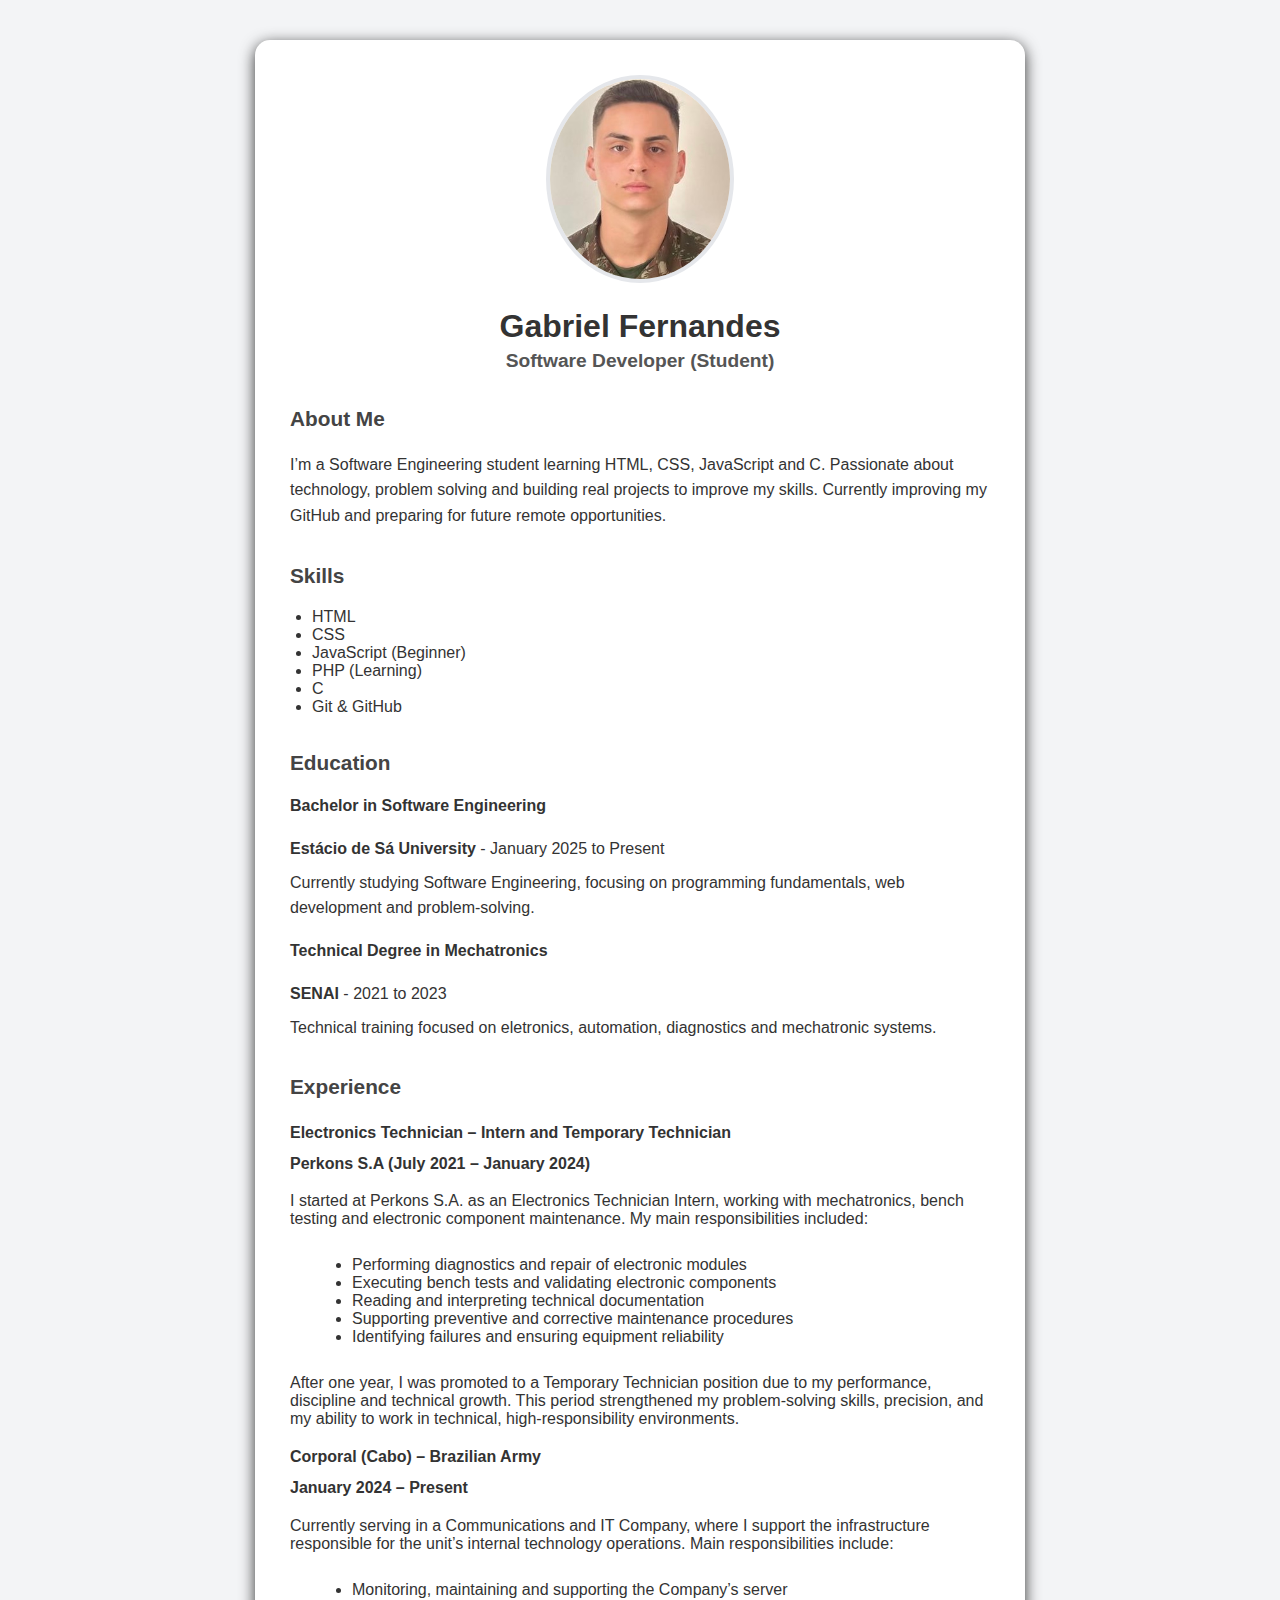
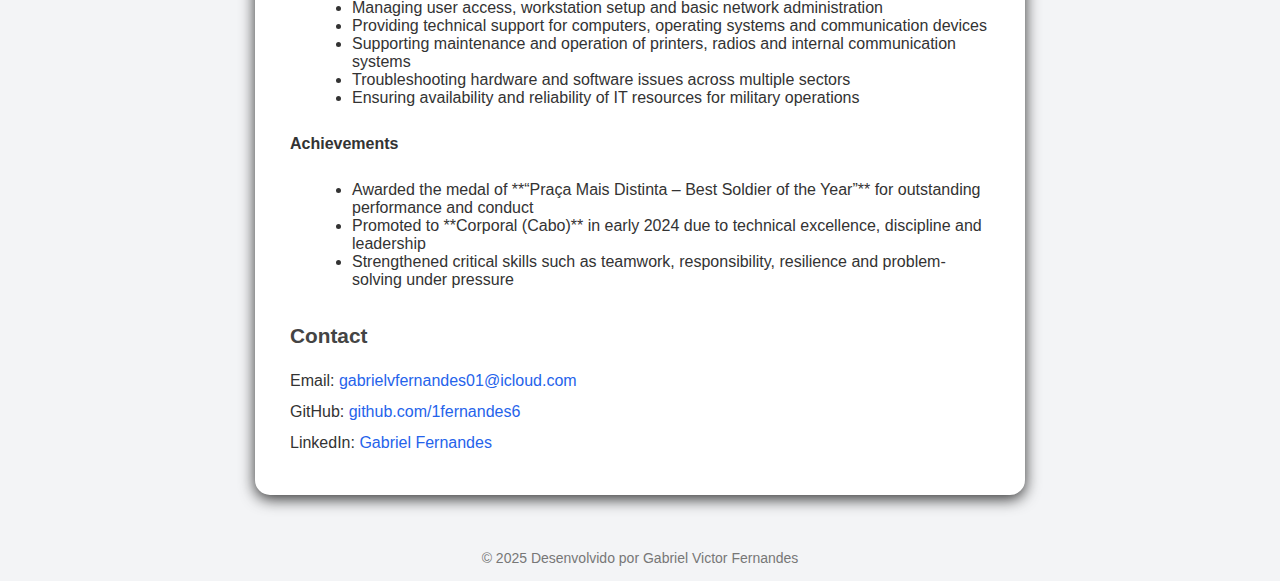
<file: index.html>
<!DOCTYPE html>
<html lang="en">
<head>
    <meta charset="UTF-8">
    <meta name="viewport" content="width=device-width, initial-scale=1.0">
    <title>Gabriel Fernandes - Portfolio</title>
    <link rel="stylesheet" href="style.css">
</head>
<body>

    <div class="container">
        <img src="foto.jpg" alt="Foto de Gabriel" class="profile-pic">

        <h1>Gabriel Fernandes</h1>
        <h2>Software Developer (Student)</h2>

        <section>
            <h3>About Me</h3>
            <p>
                I’m a Software Engineering student learning HTML, CSS, JavaScript and C. 
                Passionate about technology, problem solving and building real projects to improve my skills. 
                Currently improving my GitHub and preparing for future remote opportunities.
            </p>
        </section>

        <section>
            <h3>Skills</h3>
            <ul>
                <li>HTML</li>
                <li>CSS</li>
                <li>JavaScript (Beginner)</li>
				<li>PHP (Learning)</li>
                <li>C</li>
                <li>Git & GitHub</li>
            </ul>
        </section>

        <section>
            <h3>Education</h3>
            <h4>Bachelor in Software Engineering</h4>
			<p><strong>Estácio de Sá University</strong> - January 2025 to Present</p>
			<p>Currently studying Software Engineering, focusing on programming fundamentals, web development and problem-solving.</p>
			
			<h4>Technical Degree in Mechatronics</h4>
			<p><strong>SENAI</strong> - 2021 to 2023</p>
			<p>Technical training focused on eletronics, automation, diagnostics and mechatronic systems.</p>
        </section>
		
		<section>
			<h3>Experience</h3>
			<p><strong>Electronics Technician – Intern and Temporary Technician</strong></p>
			<p><strong>Perkons S.A (July 2021 – January 2024)</strong></p>
		
		<dl>
			<dt>I started at Perkons S.A. as an Electronics Technician Intern, working with mechatronics, bench testing and electronic component maintenance.  
				My main responsibilities included:</dt>
			<br>
			<dd>
			  <ul>
				<li>Performing diagnostics and repair of electronic modules</li> 
				<li>Executing bench tests and validating electronic components</li>  
				<li>Reading and interpreting technical documentation</li>  
				<li>Supporting preventive and corrective maintenance procedures</li>  
				<li>Identifying failures and ensuring equipment reliability</li>
			  </ul>
			<br>
			</dd>
			<dt>After one year, I was promoted to a Temporary Technician position due to my performance, discipline and technical growth.  
			    This period strengthened my problem-solving skills, precision, and my ability to work in technical, high-responsibility environments.</dt>
		</dl>
			<p><strong>Corporal (Cabo) – Brazilian Army</strong></p>
			<p><strong>January 2024 – Present</strong></p>
			
		<dl>
			<dt>Currently serving in a Communications and IT Company, where I support the infrastructure responsible for the unit’s internal technology operations.
			    Main responsibilities include:</dt>
			<br>
			<dd>
			  <ul>
				<li>Monitoring, maintaining and supporting the Company’s server</li>
				<li>Managing user access, workstation setup and basic network administration</li> 
				<li>Providing technical support for computers, operating systems and communication devices</li>  
				<li>Supporting maintenance and operation of printers, radios and internal communication systems</li>
				<li>Troubleshooting hardware and software issues across multiple sectors</li>
				<li>Ensuring availability and reliability of IT resources for military operations</li>
			  </ul>
			  <br>
			  </dd>
			<dt><strong>Achievements</strong></dt>
			<br>
			<dd>
			  <ul>
				<li>Awarded the medal of **“Praça Mais Distinta – Best Soldier of the Year”** for outstanding performance and conduct</li>  
				<li>Promoted to **Corporal (Cabo)** in early 2024 due to technical excellence, discipline and leadership</li>  
				<li>Strengthened critical skills such as teamwork, responsibility, resilience and problem-solving under pressure</li>	
		</dl>
		
        <section>
            <h3>Contact</h3>
            <p>Email: <a href="mailto:gabrielvfernandes01@icloud.com">gabrielvfernandes01@icloud.com</a></p>
            <p>GitHub: <a href="https://github.com/1fernandes6" target="_blank">github.com/1fernandes6</a></p>
            <p>LinkedIn: <a href="https://linkedin.com/in/gabriel-fernandes-401212232/" target="_blank">Gabriel Fernandes</a></p>
        </section>
    </div>
	<footer class="footer">
    © 2025 Desenvolvido por Gabriel Victor Fernandes
</footer>

</body>
</html>
</file>
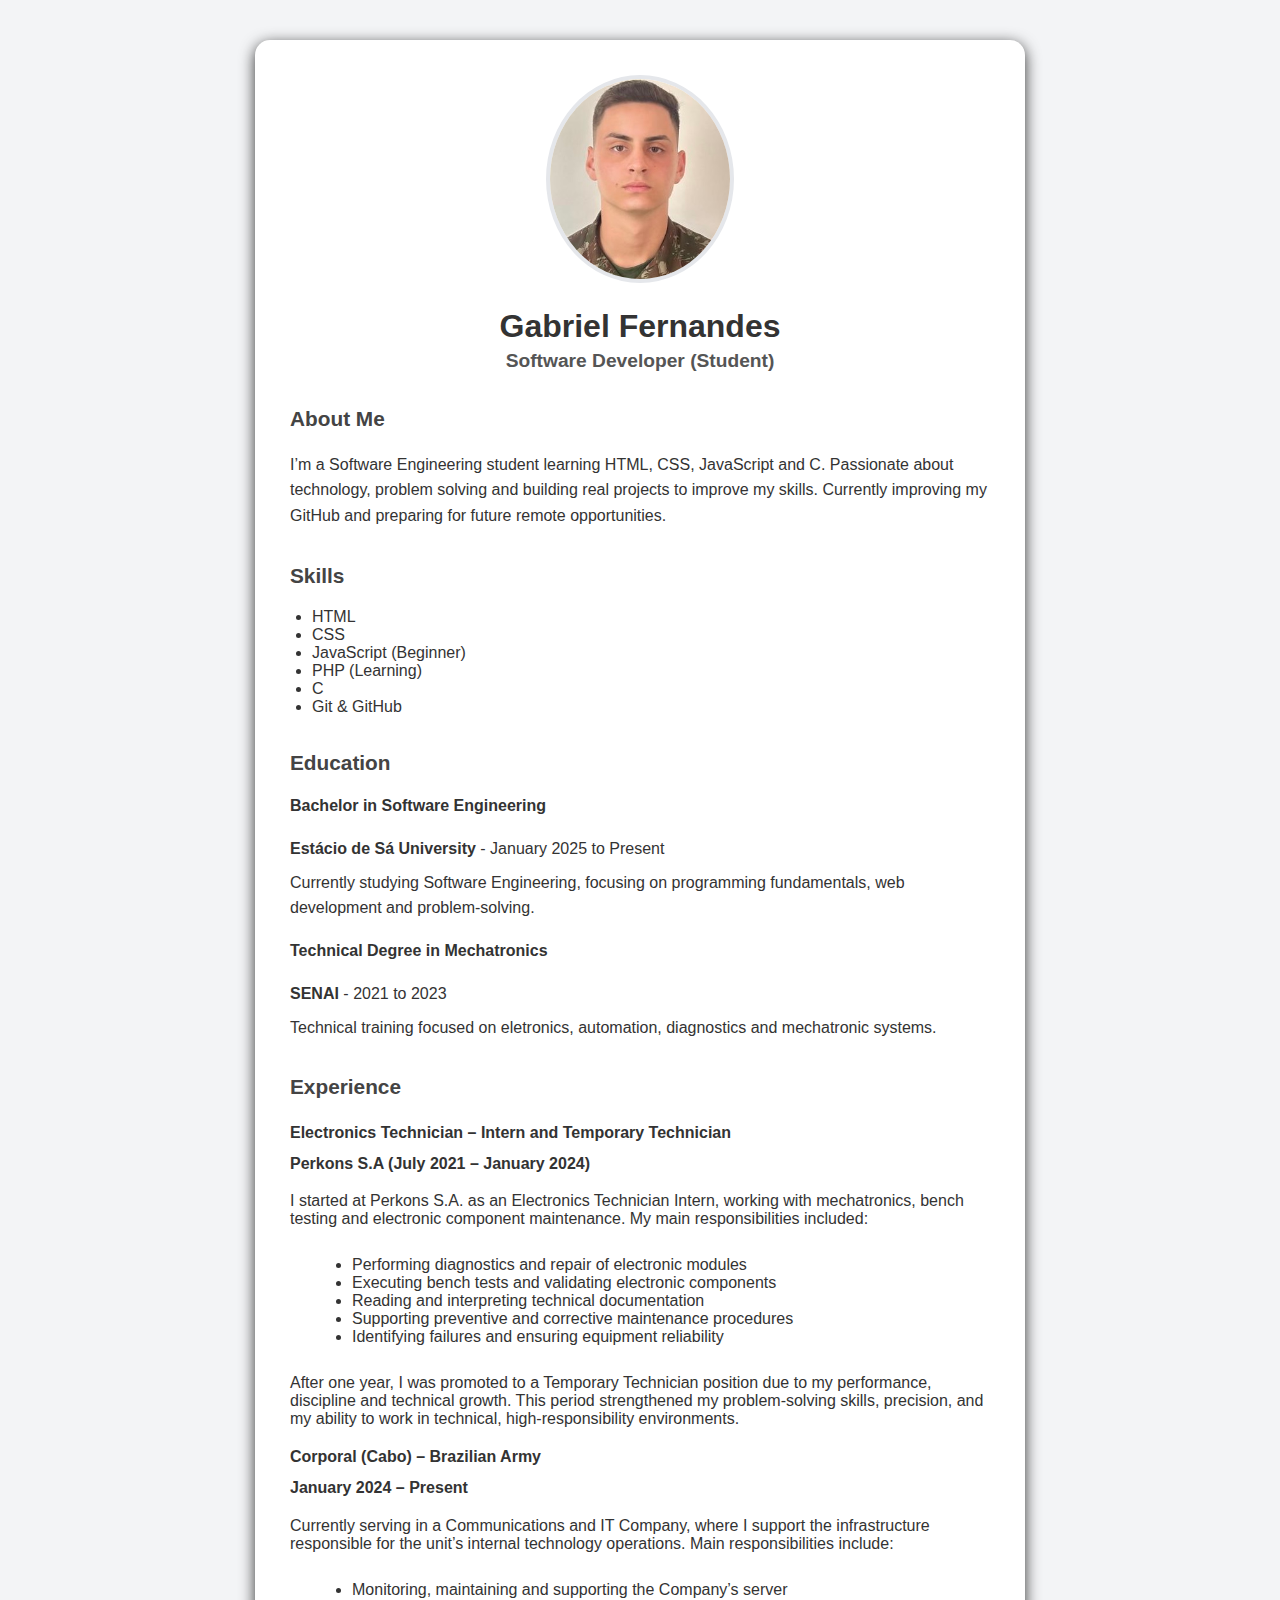
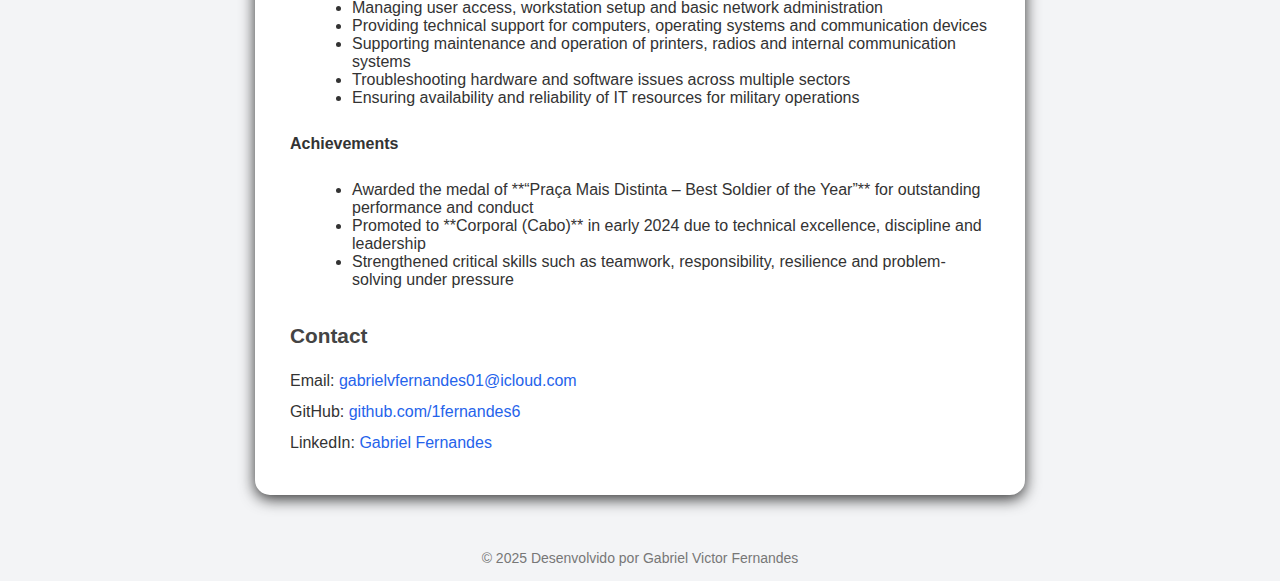
<file: Curriculo_primeirapag.html>
<!DOCTYPE html>
<html lang="en">
<head>
    <meta charset="UTF-8">
    <meta name="viewport" content="width=device-width, initial-scale=1.0">
    <title>Gabriel Fernandes - Portfolio</title>
    <link rel="stylesheet" href="style.css">
</head>
<body>

    <div class="container">
        <img src="foto.jpg" alt="Foto de Gabriel" class="profile-pic">

        <h1>Gabriel Fernandes</h1>
        <h2>Software Developer (Student)</h2>

        <section>
            <h3>About Me</h3>
            <p>
                I’m a Software Engineering student learning HTML, CSS, JavaScript and C. 
                Passionate about technology, problem solving and building real projects to improve my skills. 
                Currently improving my GitHub and preparing for future remote opportunities.
            </p>
        </section>

        <section>
            <h3>Skills</h3>
            <ul>
                <li>HTML</li>
                <li>CSS</li>
                <li>JavaScript (Beginner)</li>
				<li>PHP (Learning)</li>
                <li>C</li>
                <li>Git & GitHub</li>
            </ul>
        </section>

        <section>
            <h3>Education</h3>
            <h4>Bachelor in Software Engineering</h4>
			<p><strong>Estácio de Sá University</strong> - January 2025 to Present</p>
			<p>Currently studying Software Engineering, focusing on programming fundamentals, web development and problem-solving.</p>
			
			<h4>Technical Degree in Mechatronics</h4>
			<p><strong>SENAI</strong> - 2021 to 2023</p>
			<p>Technical training focused on eletronics, automation, diagnostics and mechatronic systems.</p>
        </section>
		
		<section>
			<h3>Experience</h3>
			<p><strong>Electronics Technician – Intern and Temporary Technician</strong></p>
			<p><strong>Perkons S.A (July 2021 – January 2024)</strong></p>
		
		<dl>
			<dt>I started at Perkons S.A. as an Electronics Technician Intern, working with mechatronics, bench testing and electronic component maintenance.  
				My main responsibilities included:</dt>
			<br>
			<dd>
			  <ul>
				<li>Performing diagnostics and repair of electronic modules</li> 
				<li>Executing bench tests and validating electronic components</li>  
				<li>Reading and interpreting technical documentation</li>  
				<li>Supporting preventive and corrective maintenance procedures</li>  
				<li>Identifying failures and ensuring equipment reliability</li>
			  </ul>
			<br>
			</dd>
			<dt>After one year, I was promoted to a Temporary Technician position due to my performance, discipline and technical growth.  
			    This period strengthened my problem-solving skills, precision, and my ability to work in technical, high-responsibility environments.</dt>
		</dl>
			<p><strong>Corporal (Cabo) – Brazilian Army</strong></p>
			<p><strong>January 2024 – Present</strong></p>
			
		<dl>
			<dt>Currently serving in a Communications and IT Company, where I support the infrastructure responsible for the unit’s internal technology operations.
			    Main responsibilities include:</dt>
			<br>
			<dd>
			  <ul>
				<li>Monitoring, maintaining and supporting the Company’s server</li>
				<li>Managing user access, workstation setup and basic network administration</li> 
				<li>Providing technical support for computers, operating systems and communication devices</li>  
				<li>Supporting maintenance and operation of printers, radios and internal communication systems</li>
				<li>Troubleshooting hardware and software issues across multiple sectors</li>
				<li>Ensuring availability and reliability of IT resources for military operations</li>
			  </ul>
			  <br>
			  </dd>
			<dt><strong>Achievements</strong></dt>
			<br>
			<dd>
			  <ul>
				<li>Awarded the medal of **“Praça Mais Distinta – Best Soldier of the Year”** for outstanding performance and conduct</li>  
				<li>Promoted to **Corporal (Cabo)** in early 2024 due to technical excellence, discipline and leadership</li>  
				<li>Strengthened critical skills such as teamwork, responsibility, resilience and problem-solving under pressure</li>	
		</dl>
		
        <section>
            <h3>Contact</h3>
            <p>Email: <a href="mailto:gabrielvfernandes01@icloud.com">gabrielvfernandes01@icloud.com</a></p>
            <p>GitHub: <a href="https://github.com/1fernandes6" target="_blank">github.com/1fernandes6</a></p>
            <p>LinkedIn: <a href="https://linkedin.com/in/gabriel-fernandes-401212232/" target="_blank">Gabriel Fernandes</a></p>
        </section>
    </div>
	<footer class="footer">
    © 2025 Desenvolvido por Gabriel Victor Fernandes
</footer>

</body>
</html>
</file>
<file: style.css>
body {
    background: #f3f4f6;
    font-family: Arial, sans-serif;
    margin: 0;
    padding: 0;
	color: #333;
}

.container {
    max-width: 700px;
    background: #fff;
    margin: 40px auto;
    padding: 35px;
    border-radius: 15px;
    box-shadow: 0 4px 15px rgba(0, 0, 0, 0.8);
}

.profile-pic {
    width: 180px;
    height: 200px;
    border-radius: 50%;
    display: block;
    margin: 0 auto 25px;
	object-fit: cover;
	border: 4px solid #e5e7eb;
}

h1, h2 {
    text-align: center;
    margin: 0;
}

h1 {
    font-size: 2rem;
    margin-bottom: 5px;
}

h2 {
    color: #555;
    font-size: 1.2rem;
    margin-bottom: 20px;
}

h3 {
    margin-top: 35px;
    font-size: 1.3rem;
    color: #444;
}

/* ====== TEXT ====== */

p {
    line-height: 1.6;
    margin: 8px 0;
}

ul {
    padding-left: 22px;
    margin: 10px 0;
}

/* Dá uma aparência consistente entre seções */
section {
    margin-top: 35px;
}

/* ====== CONTACT LINKS ====== */

section:last-child p {
    margin: 5px 0;
}

section:last-child p a {
    color: #2563eb;
    text-decoration: none;
}

section:last-child p a:hover {
    text-decoration: underline;
}

/* ====== MOBILE RESPONSIVE ====== */

@media (max-width: 480px) {
    .container {
        margin: 20px;
        padding: 25px;
    }

    h1 {
        font-size: 1.7rem;
    }

    h2 {
        font-size: 1rem;
    }

    .profile-pic {
        width: 140px;
        height: 140px;
    }

    p {
        font-size: 0.95rem;
    }
}
    .footer {
    text-align: center;
    margin-top: 40px;
    padding: 15px 0;
    font-size: 14px;
    color: #777;
}
</file>
